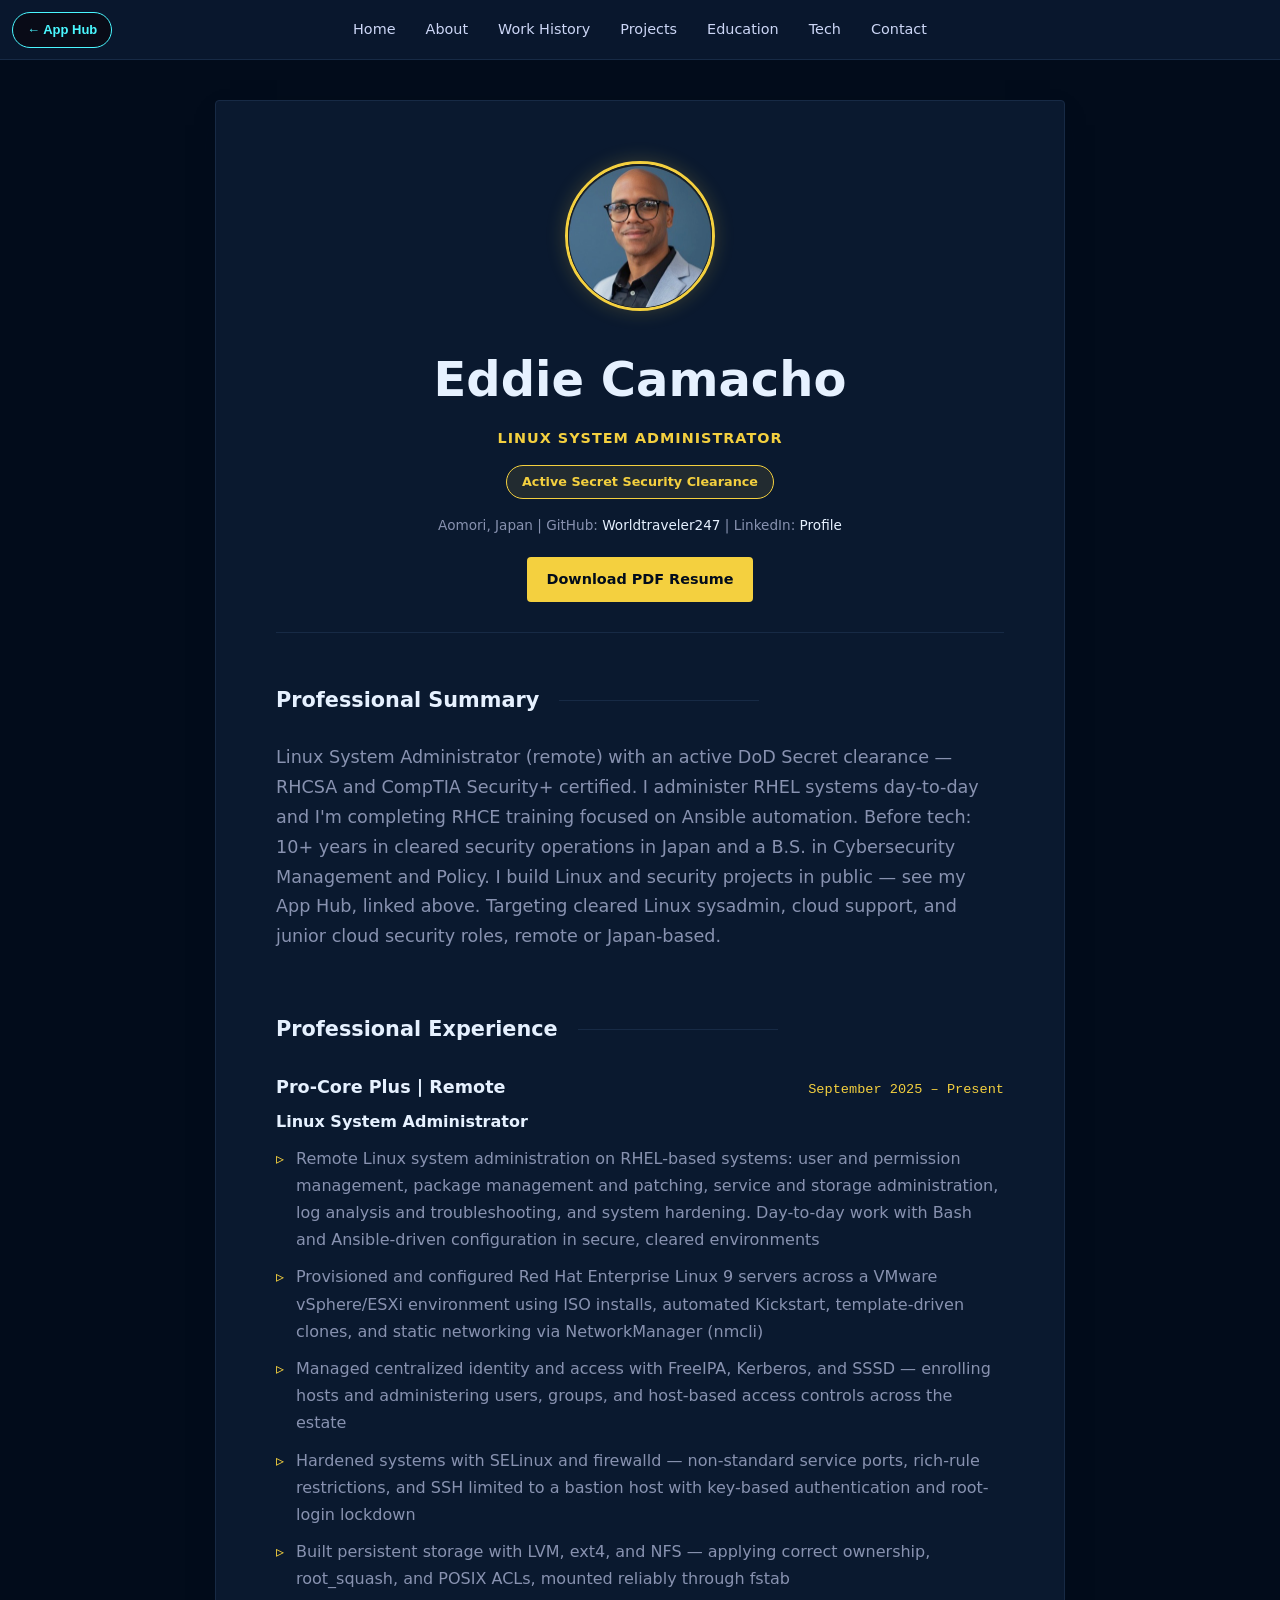
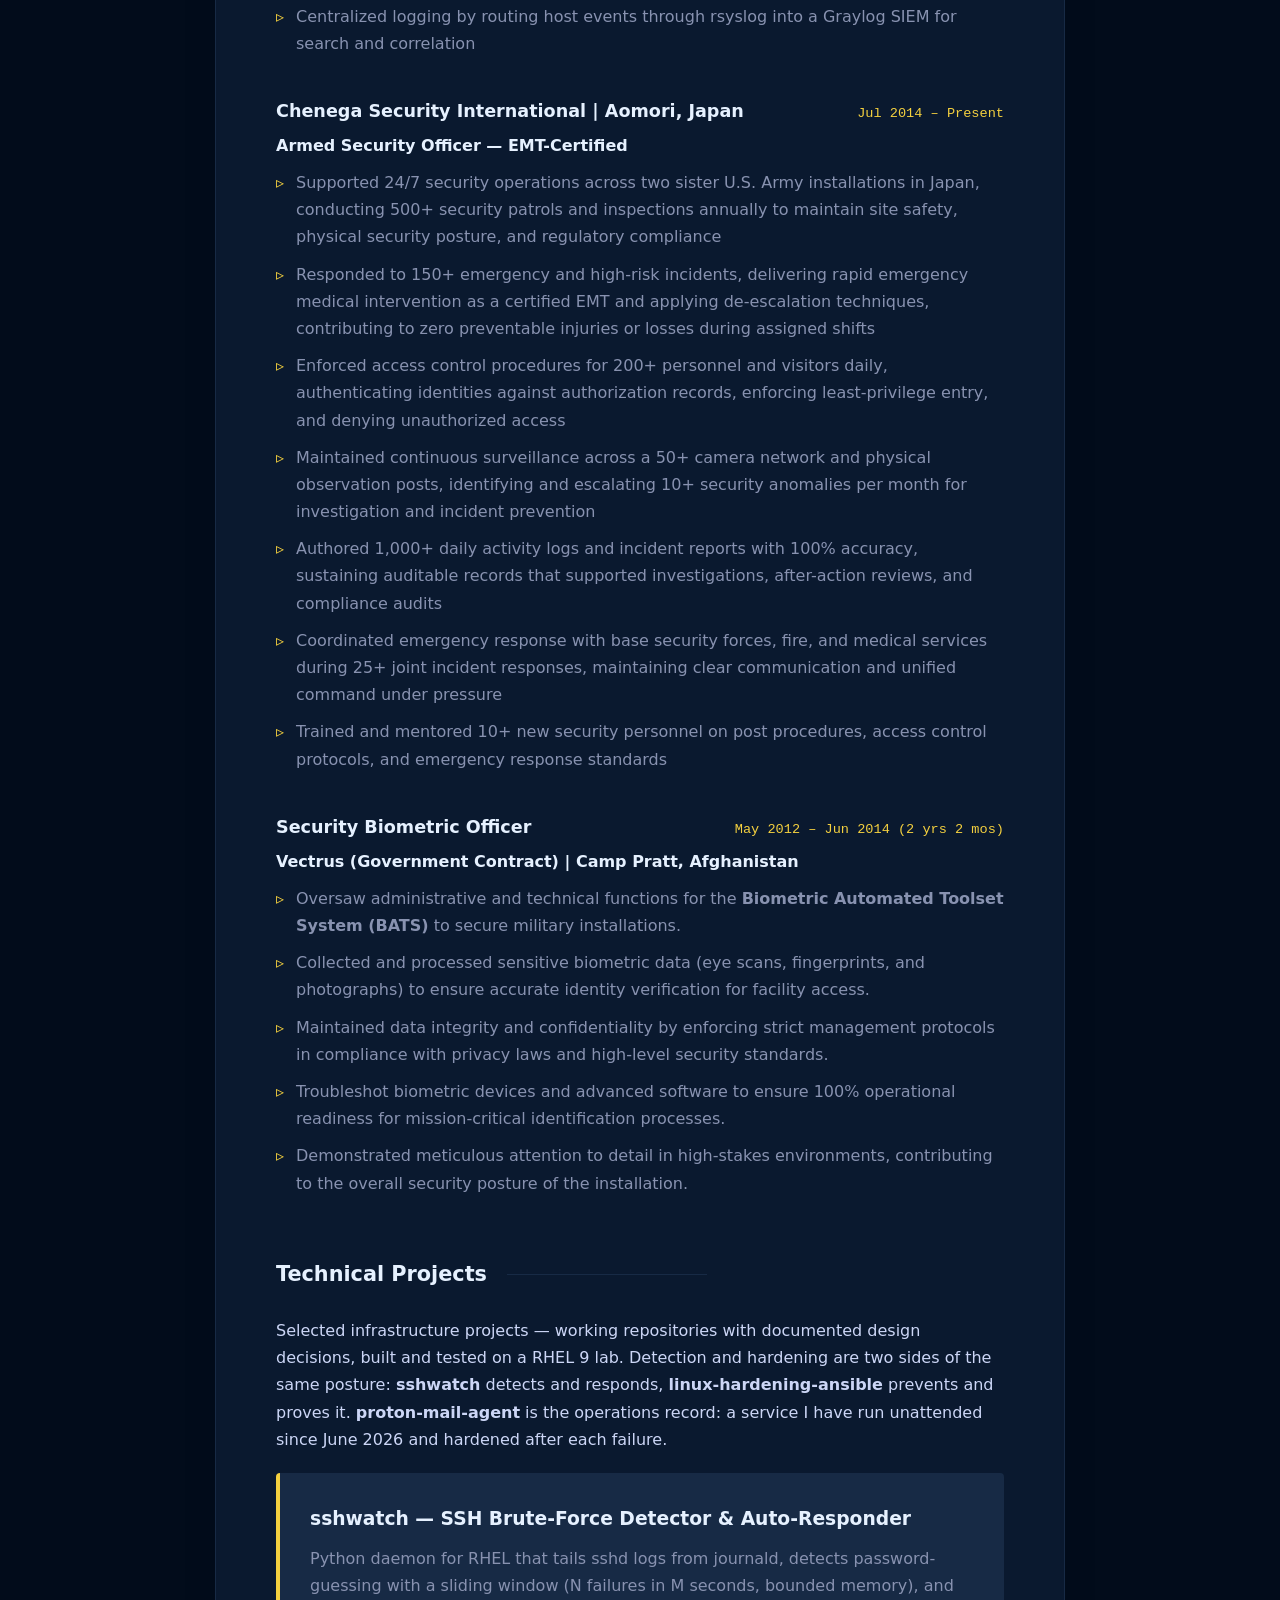
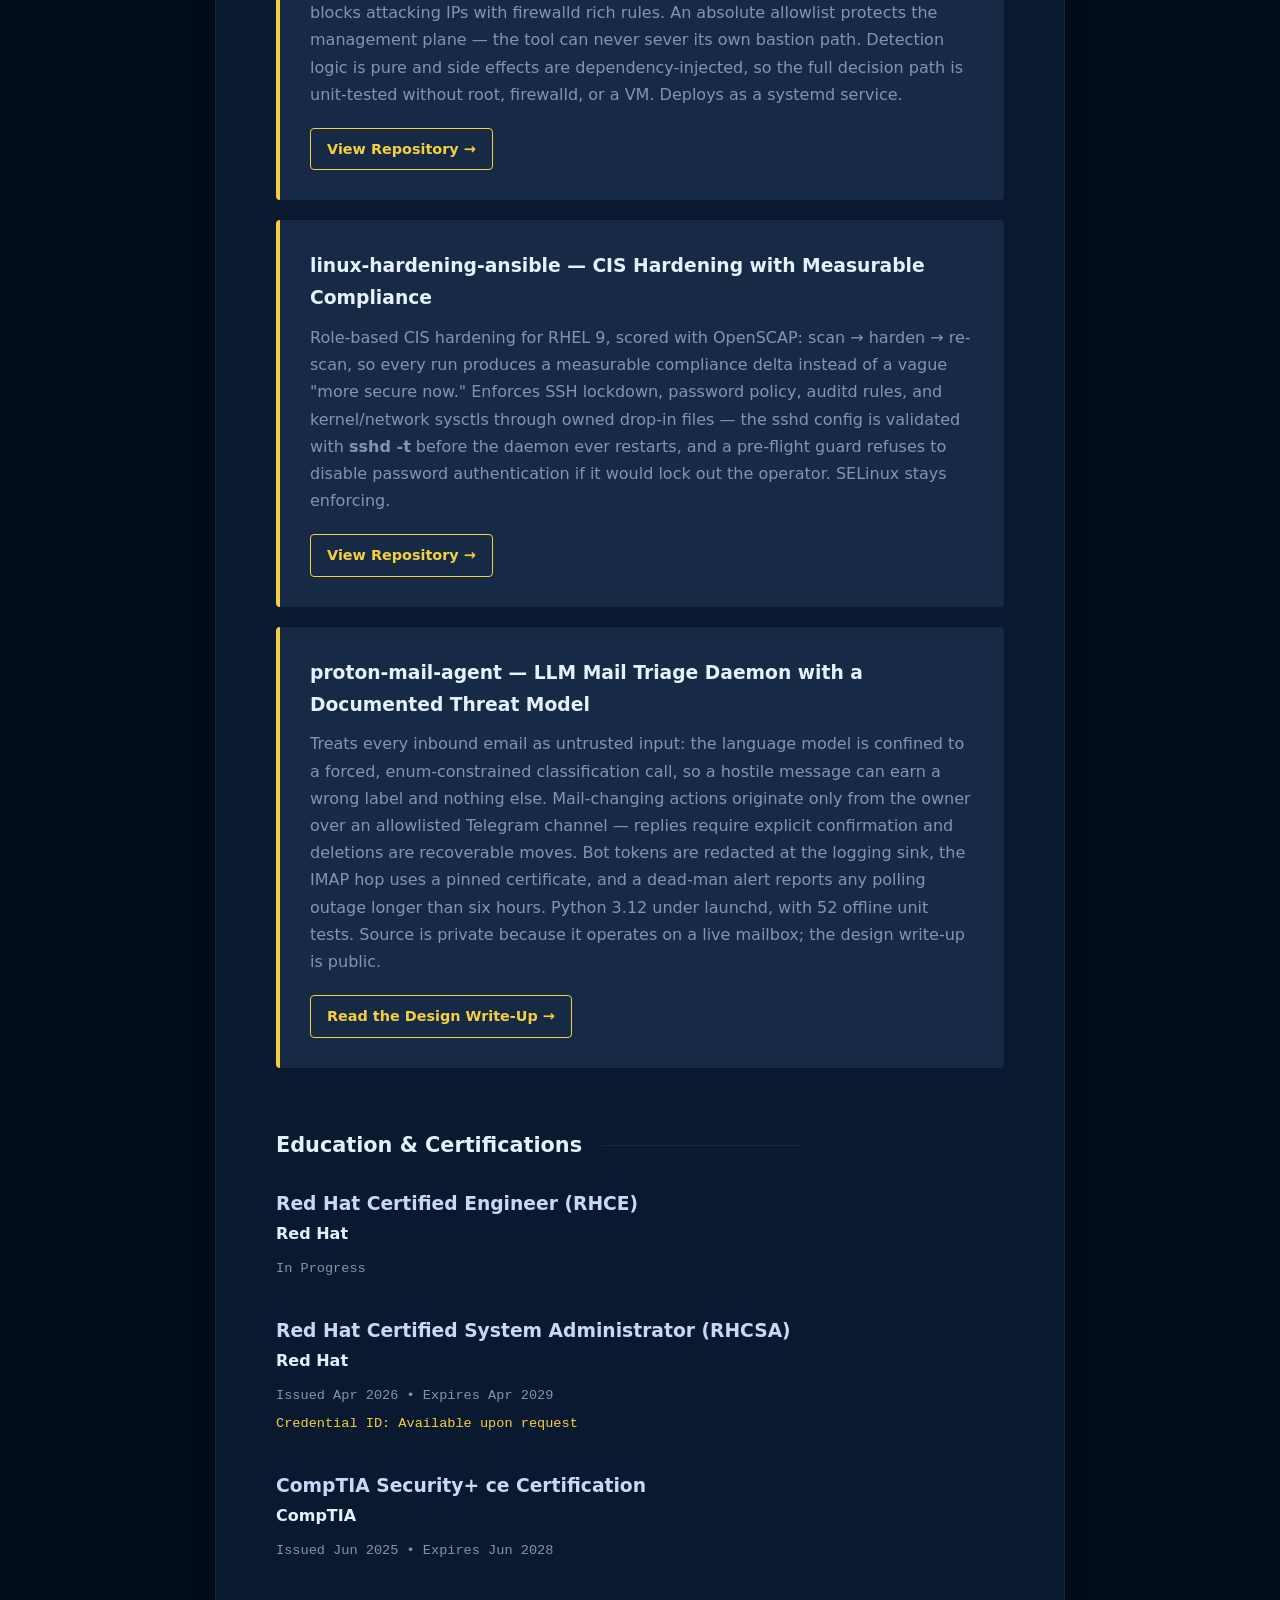
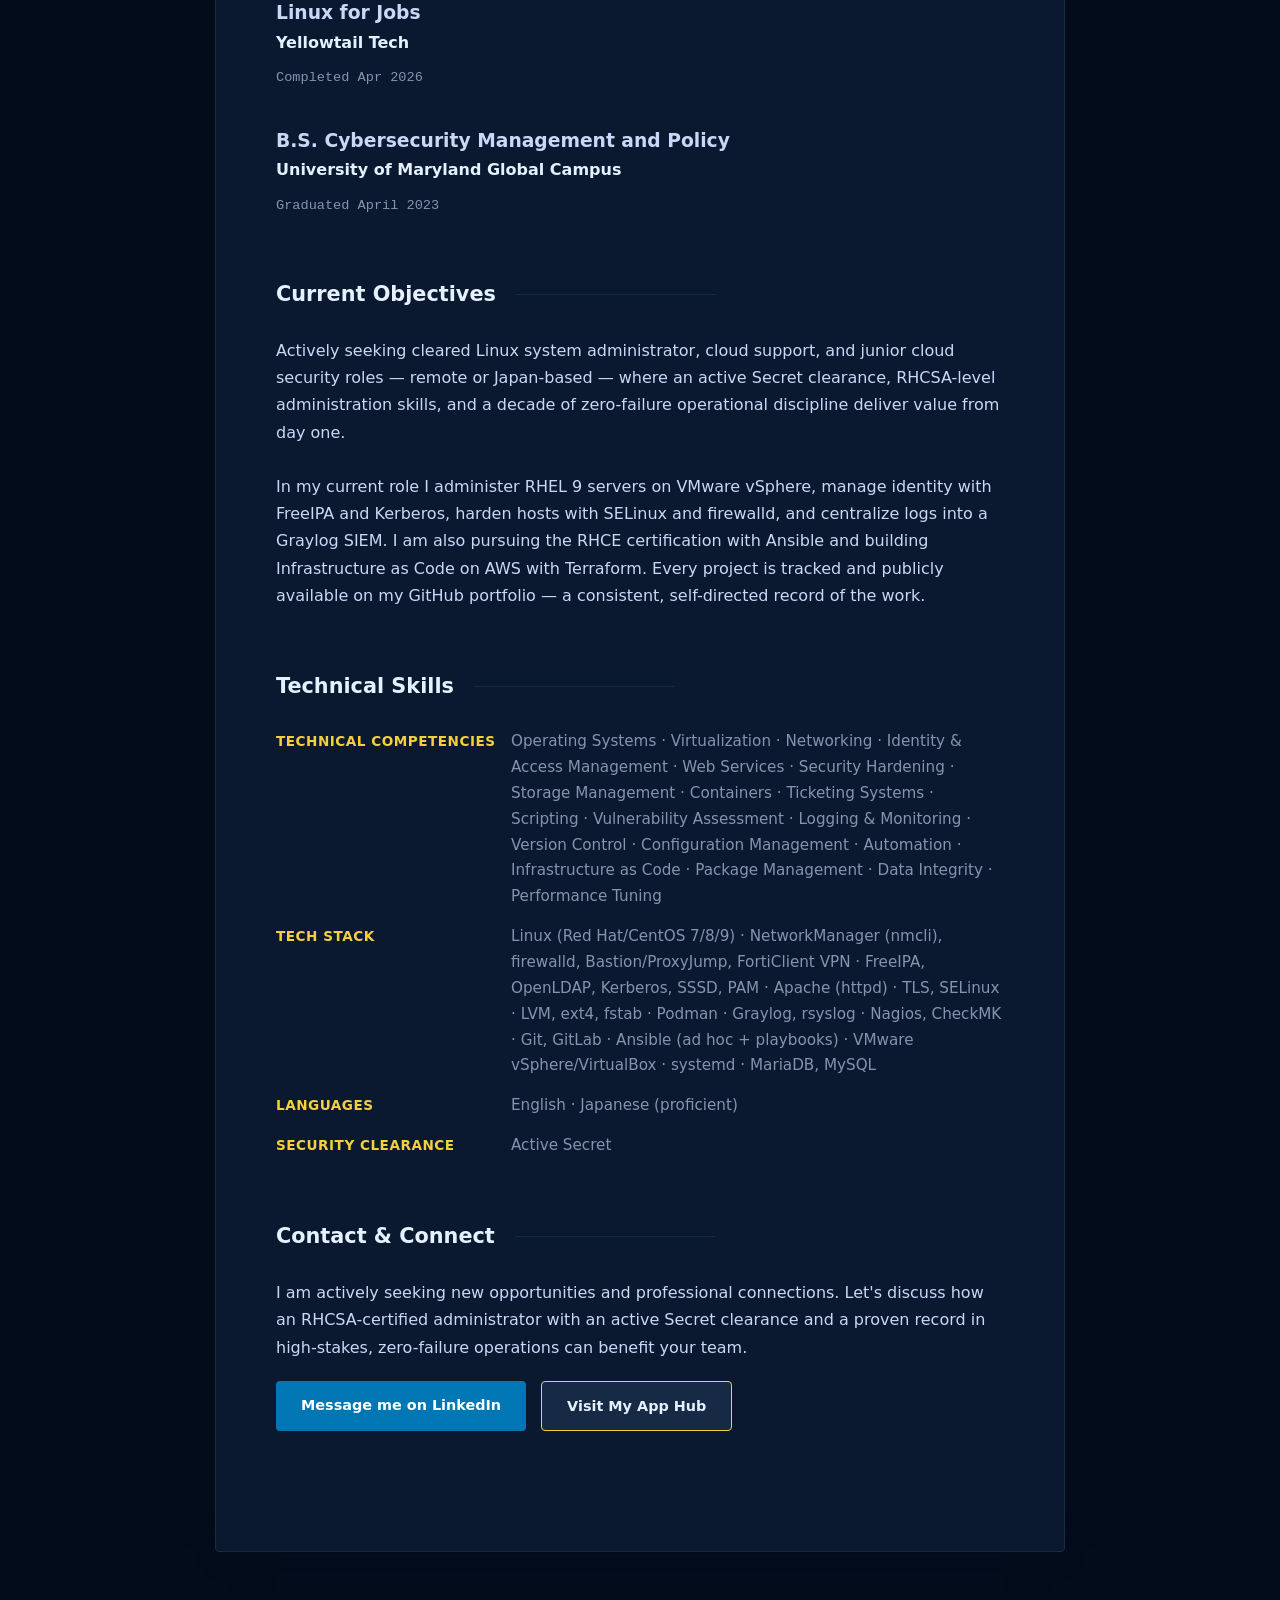
<file: index.html>
<!DOCTYPE html>
<html lang="en">
<head>
    <meta charset="UTF-8">
    <meta name="viewport" content="width=device-width, initial-scale=1.0">
    <title>Eddie Camacho | Linux System Administrator</title>
    <link rel="stylesheet" href="style.css">
</head>
<body>
<a href="https://worldtraveler247.github.io/code_projects" style="position:fixed;top:12px;left:12px;z-index:9999;background:rgba(10,10,20,0.85);backdrop-filter:blur(6px);color:#4af7ff;border:1px solid #4af7ff;border-radius:20px;padding:6px 14px;font-family:sans-serif;font-size:13px;text-decoration:none;font-weight:600;">← App Hub</a>
    <nav class="navbar">
        <div class="nav-container">
            <a href="#top" class="nav-link">Home</a>
            <a href="#summary" class="nav-link">About</a>
            <a href="#experience" class="nav-link">Work History</a>
            <a href="#projects" class="nav-link">Projects</a>
            <a href="#education" class="nav-link">Education</a>
            <a href="#tech" class="nav-link">Tech</a>
            <a href="#contact" class="nav-link">Contact</a>
        </div>
    </nav>
    <div class="container" id="top">
        <header>
            <div class="header-content">
                <div class="profile-pic-container">
                    <img src="profile.jpeg" alt="Eddie Camacho" class="profile-pic">
                </div>
                <h1>Eddie Camacho</h1>
                <p class="subtitle">Linux System Administrator</p>
                <div class="clearance-badge">Active Secret Security Clearance</div>
                <div class="contact-info">
                    <span>Aomori, Japan</span> |
                    <span>GitHub: <a href="https://github.com/Worldtraveler247" target="_blank">Worldtraveler247</a></span> |
                    <span>LinkedIn: <a href="https://www.linkedin.com/in/eddieheribertocamacho" target="_blank">Profile</a></span>
                </div>
                <div class="header-actions">
                    <a href="./resume.pdf" class="btn-primary" download>Download PDF Resume</a>
                </div>
            </div>
        </header>

        <main>
            <section id="summary">
                <h2>Professional Summary</h2>
                <p id="about-text">
                    Linux System Administrator (remote) with an active DoD Secret clearance — RHCSA and CompTIA Security+ certified. I administer RHEL systems day-to-day and I'm completing RHCE training focused on Ansible automation. Before tech: 10+ years in cleared security operations in Japan and a B.S. in Cybersecurity Management and Policy. I build Linux and security projects in public — see my App Hub, linked above. Targeting cleared Linux sysadmin, cloud support, and junior cloud security roles, remote or Japan-based.
                </p>
            </section>

            <section id="experience">
                <h2>Professional Experience</h2>
                <div class="job">
                    <div class="job-header">
                        <h3>Pro-Core Plus | Remote</h3>
                        <span class="date">September 2025 &ndash; Present</span>
                    </div>
                    <p class="institution">Linux System Administrator</p>
                    <ul>
                        <li>Remote Linux system administration on RHEL-based systems: user and permission management, package management and patching, service and storage administration, log analysis and troubleshooting, and system hardening. Day-to-day work with Bash and Ansible-driven configuration in secure, cleared environments</li>
                        <li>Provisioned and configured Red Hat Enterprise Linux 9 servers across a VMware vSphere/ESXi environment using ISO installs, automated Kickstart, template-driven clones, and static networking via NetworkManager (nmcli)</li>
                        <li>Managed centralized identity and access with FreeIPA, Kerberos, and SSSD &mdash; enrolling hosts and administering users, groups, and host-based access controls across the estate</li>
                        <li>Hardened systems with SELinux and firewalld &mdash; non-standard service ports, rich-rule restrictions, and SSH limited to a bastion host with key-based authentication and root-login lockdown</li>
                        <li>Built persistent storage with LVM, ext4, and NFS &mdash; applying correct ownership, root_squash, and POSIX ACLs, mounted reliably through fstab</li>
                        <li>Centralized logging by routing host events through rsyslog into a Graylog SIEM for search and correlation</li>
                    </ul>
                </div>
                <div class="job">
                    <div class="job-header">
                        <h3>Chenega Security International | Aomori, Japan</h3>
                        <span class="date">Jul 2014 &ndash; Present</span>
                    </div>
                    <p class="institution">Armed Security Officer &mdash; EMT-Certified</p>
                    <ul>
                        <li>Supported 24/7 security operations across two sister U.S. Army installations in Japan, conducting 500+ security patrols and inspections annually to maintain site safety, physical security posture, and regulatory compliance</li>
                        <li>Responded to 150+ emergency and high-risk incidents, delivering rapid emergency medical intervention as a certified EMT and applying de-escalation techniques, contributing to zero preventable injuries or losses during assigned shifts</li>
                        <li>Enforced access control procedures for 200+ personnel and visitors daily, authenticating identities against authorization records, enforcing least-privilege entry, and denying unauthorized access</li>
                        <li>Maintained continuous surveillance across a 50+ camera network and physical observation posts, identifying and escalating 10+ security anomalies per month for investigation and incident prevention</li>
                        <li>Authored 1,000+ daily activity logs and incident reports with 100% accuracy, sustaining auditable records that supported investigations, after-action reviews, and compliance audits</li>
                        <li>Coordinated emergency response with base security forces, fire, and medical services during 25+ joint incident responses, maintaining clear communication and unified command under pressure</li>
                        <li>Trained and mentored 10+ new security personnel on post procedures, access control protocols, and emergency response standards</li>
                    </ul>
                </div>
                <!-- Security Biometric Officer Role -->
                <div class="job">
                    <div class="job-header">
                        <h3>Security Biometric Officer</h3>
                        <span class="date">May 2012 &ndash; Jun 2014 (2 yrs 2 mos)</span>
                    </div>
                    <p class="institution">Vectrus (Government Contract) | Camp Pratt, Afghanistan</p>
                    <ul>
                        <li>Oversaw administrative and technical functions for the <strong>Biometric Automated Toolset System (BATS)</strong> to secure military installations.</li>
                        <li>Collected and processed sensitive biometric data (eye scans, fingerprints, and photographs) to ensure accurate identity verification for facility access.</li>
                        <li>Maintained data integrity and confidentiality by enforcing strict management protocols in compliance with privacy laws and high-level security standards.</li>
                        <li>Troubleshot biometric devices and advanced software to ensure 100% operational readiness for mission-critical identification processes.</li>
                        <li>Demonstrated meticulous attention to detail in high-stakes environments, contributing to the overall security posture of the installation.</li>
                    </ul>
                </div>
            </section>

            <section id="projects">
                <h2>Technical Projects</h2>
                <p>Selected infrastructure projects &mdash; working repositories with documented design decisions, built and tested on a RHEL 9 lab. Detection and hardening are two sides of the same posture: <strong>sshwatch</strong> detects and responds, <strong>linux-hardening-ansible</strong> prevents and proves it. <strong>proton-mail-agent</strong> is the operations record: a service I have run unattended since June 2026 and hardened after each failure.</p>

                <div class="project-highlights">
                    <div class="project-box">
                        <h3>sshwatch &mdash; SSH Brute-Force Detector &amp; Auto-Responder</h3>
                        <p>Python daemon for RHEL that tails sshd logs from journald, detects password-guessing with a sliding window (N failures in M seconds, bounded memory), and blocks attacking IPs with firewalld rich rules. An absolute allowlist protects the management plane &mdash; the tool can never sever its own bastion path. Detection logic is pure and side effects are dependency-injected, so the full decision path is unit-tested without root, firewalld, or a VM. Deploys as a systemd service.</p>
                        <a href="https://github.com/Worldtraveler247/sshwatch" class="btn-secondary" target="_blank">View Repository &rarr;</a>
                    </div>

                    <div class="project-box">
                        <h3>linux-hardening-ansible &mdash; CIS Hardening with Measurable Compliance</h3>
                        <p>Role-based CIS hardening for RHEL 9, scored with OpenSCAP: scan &rarr; harden &rarr; re-scan, so every run produces a measurable compliance delta instead of a vague "more secure now." Enforces SSH lockdown, password policy, auditd rules, and kernel/network sysctls through owned drop-in files &mdash; the sshd config is validated with <strong>sshd -t</strong> before the daemon ever restarts, and a pre-flight guard refuses to disable password authentication if it would lock out the operator. SELinux stays enforcing.</p>
                        <a href="https://github.com/Worldtraveler247/linux-hardening-ansible" class="btn-secondary" target="_blank">View Repository &rarr;</a>
                    </div>

                    <div class="project-box">
                        <h3>proton-mail-agent &mdash; LLM Mail Triage Daemon with a Documented Threat Model</h3>
                        <p>Treats every inbound email as untrusted input: the language model is confined to a forced, enum-constrained classification call, so a hostile message can earn a wrong label and nothing else. Mail-changing actions originate only from the owner over an allowlisted Telegram channel &mdash; replies require explicit confirmation and deletions are recoverable moves. Bot tokens are redacted at the logging sink, the IMAP hop uses a pinned certificate, and a dead-man alert reports any polling outage longer than six hours. Python 3.12 under launchd, with 52 offline unit tests. Source is private because it operates on a live mailbox; the design write-up is public.</p>
                        <a href="https://worldtraveler247.github.io/code_projects/proton-mail-agent/how-it-works.html" class="btn-secondary" target="_blank">Read the Design Write-Up &rarr;</a>
                    </div>
                </div>
            </section>

            <section id="education">
                <h2>Education & Certifications</h2>
                <div class="cert-item">
                    <h3>Red Hat Certified Engineer (RHCE)</h3>
                    <p class="institution">Red Hat</p>
                    <p class="date">In Progress</p>
                </div>

                <div class="cert-item">
                    <h3>Red Hat Certified System Administrator (RHCSA)</h3>
                    <p class="institution">Red Hat</p>
                    <p class="date">Issued Apr 2026 &bull; Expires Apr 2029</p>
                    <p class="credential">Credential ID: Available upon request</p>
                </div>

                <div class="cert-item">
                    <h3>CompTIA Security+ ce Certification</h3>
                    <p class="institution">CompTIA</p>
                    <p class="date">Issued Jun 2025 &bull; Expires Jun 2028</p>
                </div>

                <div class="cert-item">
                    <h3>Linux for Jobs</h3>
                    <p class="institution">Yellowtail Tech</p>
                    <p class="date">Completed Apr 2026</p>
                </div>

                <div class="edu-item">
                    <h3>B.S. Cybersecurity Management and Policy</h3>
                    <p class="institution">University of Maryland Global Campus</p>
                    <p class="date">Graduated April 2023</p>
                </div>
            </section>

            <section id="goals">
                <h2>Current Objectives</h2>
                <p>
                    Actively seeking cleared Linux system administrator, cloud support, and junior cloud security roles — remote or Japan-based — where an active Secret clearance, RHCSA-level administration skills, and a decade of zero-failure operational discipline deliver value from day one.
                    <br><br>
                    In my current role I administer RHEL 9 servers on VMware vSphere, manage identity with FreeIPA and Kerberos, harden hosts with SELinux and firewalld, and centralize logs into a Graylog SIEM. I am also pursuing the RHCE certification with Ansible and building Infrastructure as Code on AWS with Terraform. Every project is tracked and publicly available on my GitHub portfolio &mdash; a consistent, self-directed record of the work.
                </p>
            </section>

            <section id="tech">
                <h2>Technical Skills</h2>
                <div class="tech-grid">
                    <div class="tech-row">
                        <span class="tech-label">Technical Competencies</span>
                        <span class="tech-value">Operating Systems &middot; Virtualization &middot; Networking &middot; Identity &amp; Access Management &middot; Web Services &middot; Security Hardening &middot; Storage Management &middot; Containers &middot; Ticketing Systems &middot; Scripting &middot; Vulnerability Assessment &middot; Logging &amp; Monitoring &middot; Version Control &middot; Configuration Management &middot; Automation &middot; Infrastructure as Code &middot; Package Management &middot; Data Integrity &middot; Performance Tuning</span>
                    </div>
                    <div class="tech-row">
                        <span class="tech-label">Tech Stack</span>
                        <span class="tech-value">Linux (Red Hat/CentOS 7/8/9) &middot; NetworkManager (nmcli), firewalld, Bastion/ProxyJump, FortiClient VPN &middot; FreeIPA, OpenLDAP, Kerberos, SSSD, PAM &middot; Apache (httpd) &middot; TLS, SELinux &middot; LVM, ext4, fstab &middot; Podman &middot; Graylog, rsyslog &middot; Nagios, CheckMK &middot; Git, GitLab &middot; Ansible (ad hoc + playbooks) &middot; VMware vSphere/VirtualBox &middot; systemd &middot; MariaDB, MySQL</span>
                    </div>
                    <div class="tech-row">
                        <span class="tech-label">Languages</span>
                        <span class="tech-value">English &middot; Japanese (proficient)</span>
                    </div>
                    <div class="tech-row">
                        <span class="tech-label">Security Clearance</span>
                        <span class="tech-value">Active Secret</span>
                    </div>
                </div>
            </section>

            <section id="contact">
                <h2>Contact & Connect</h2>
                <p>I am actively seeking new opportunities and professional connections. Let's discuss how an RHCSA-certified administrator with an active Secret clearance and a proven record in high-stakes, zero-failure operations can benefit your team.</p>
                <div class="contact-links">
                    <a href="https://www.linkedin.com/in/eddieheribertocamacho" class="contact-btn linkedin" target="_blank">Message me on LinkedIn</a>
                    <a href="https://worldtraveler247.github.io/code_projects/" class="contact-btn email" target="_blank">Visit My App Hub</a>
                </div>
            </section>
        </main>

    </div>
</body>
</html>
</file>
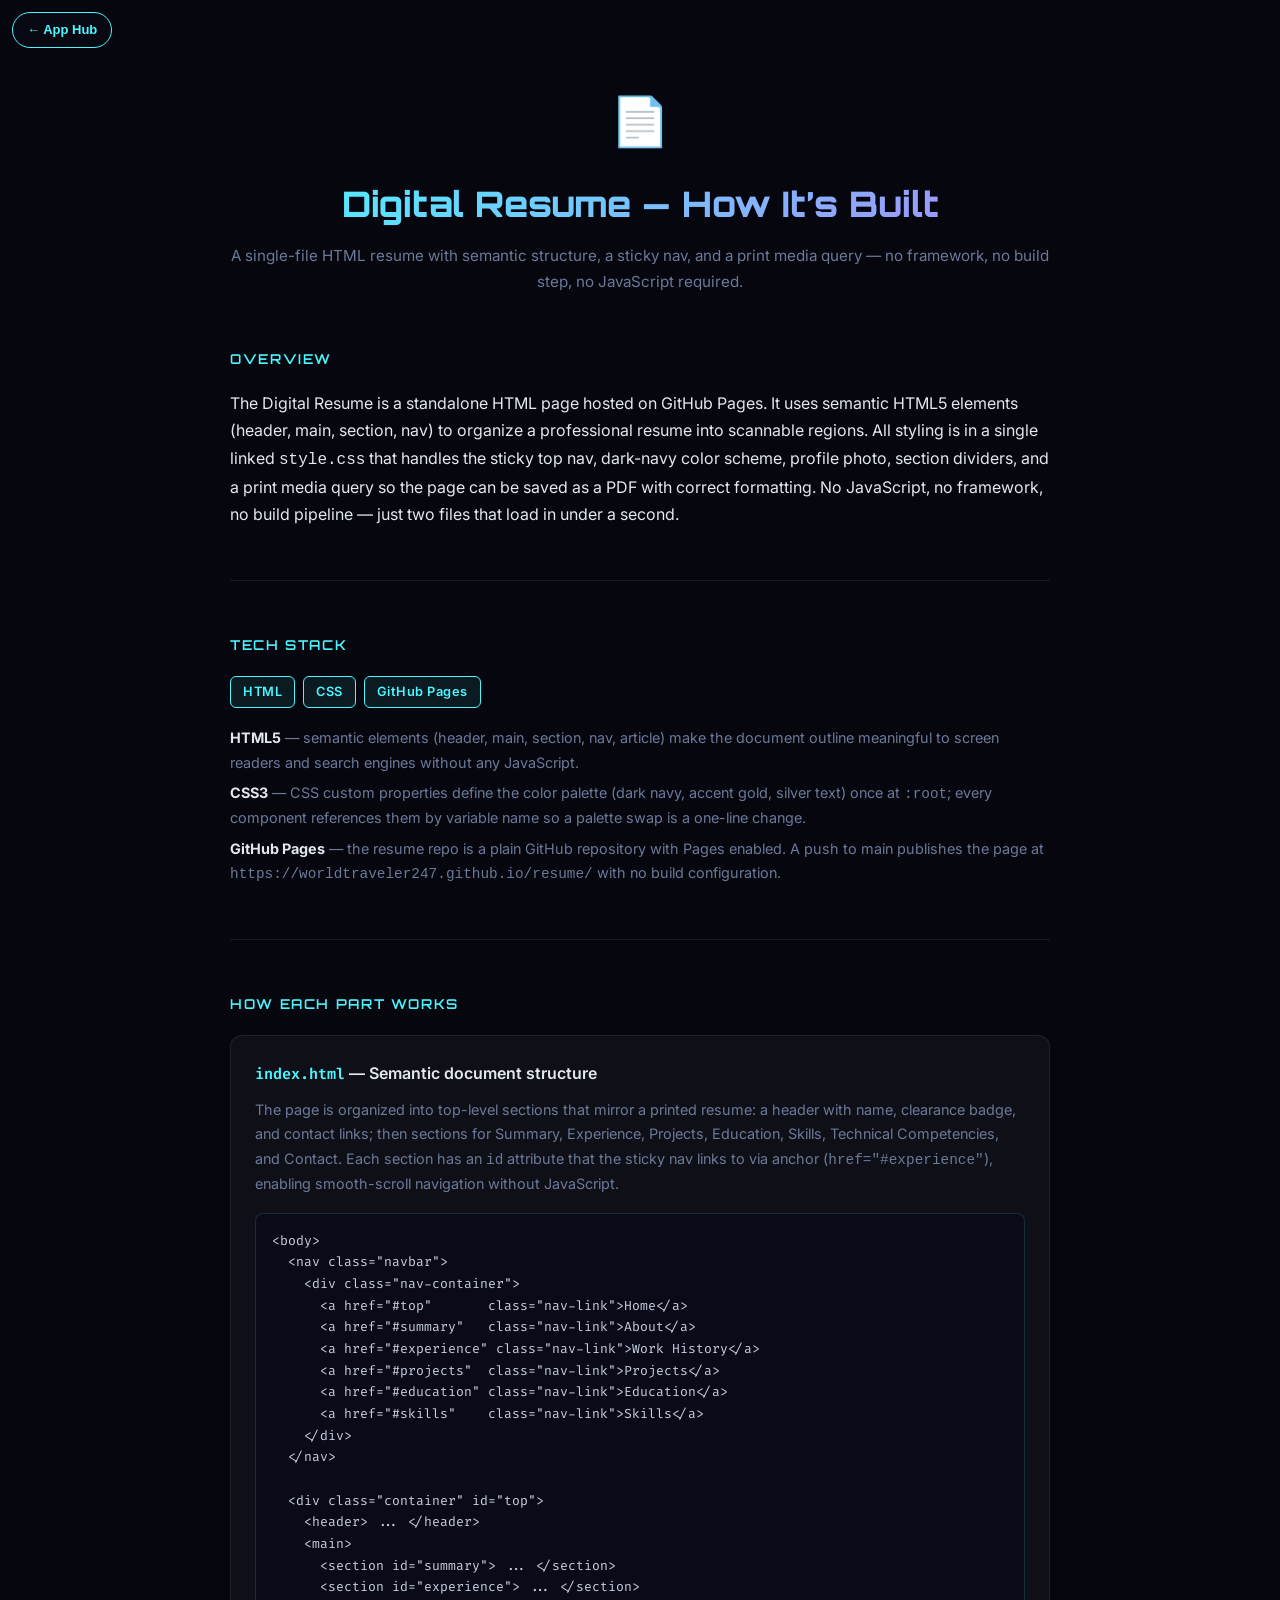
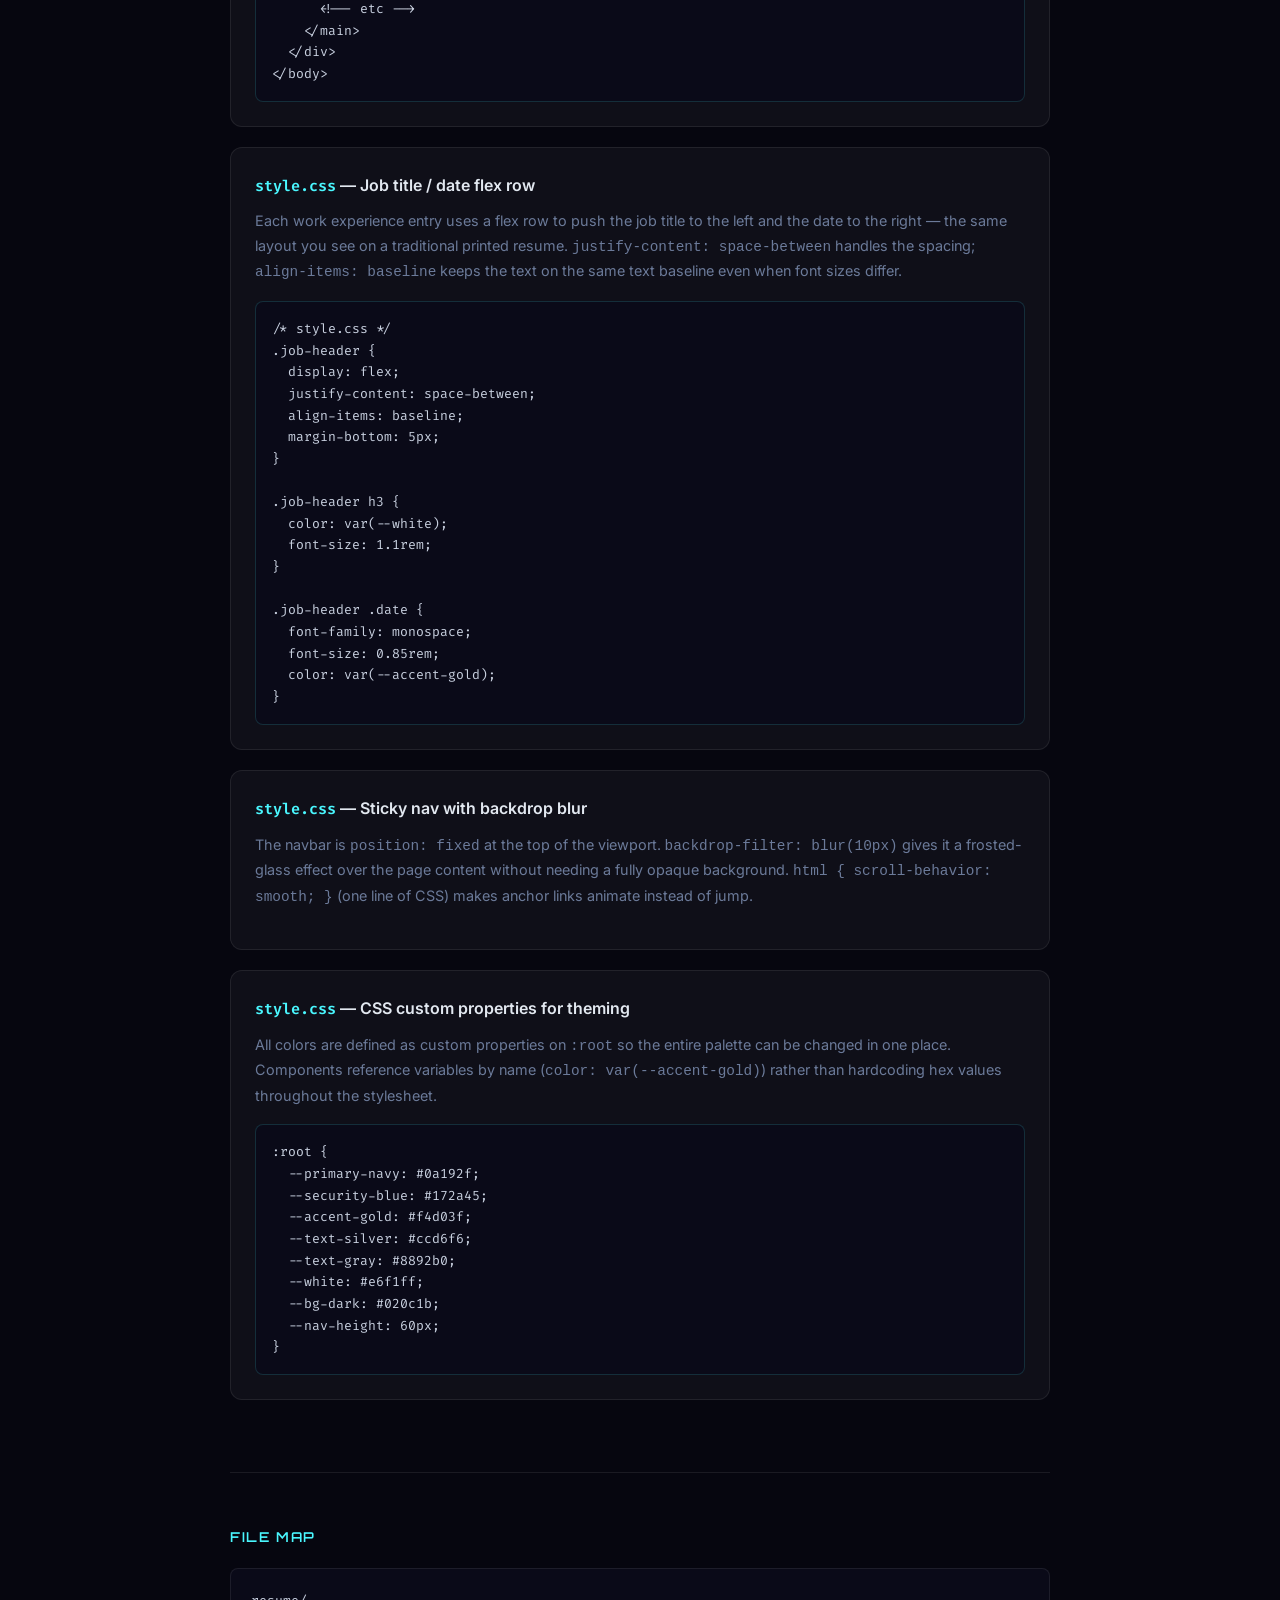
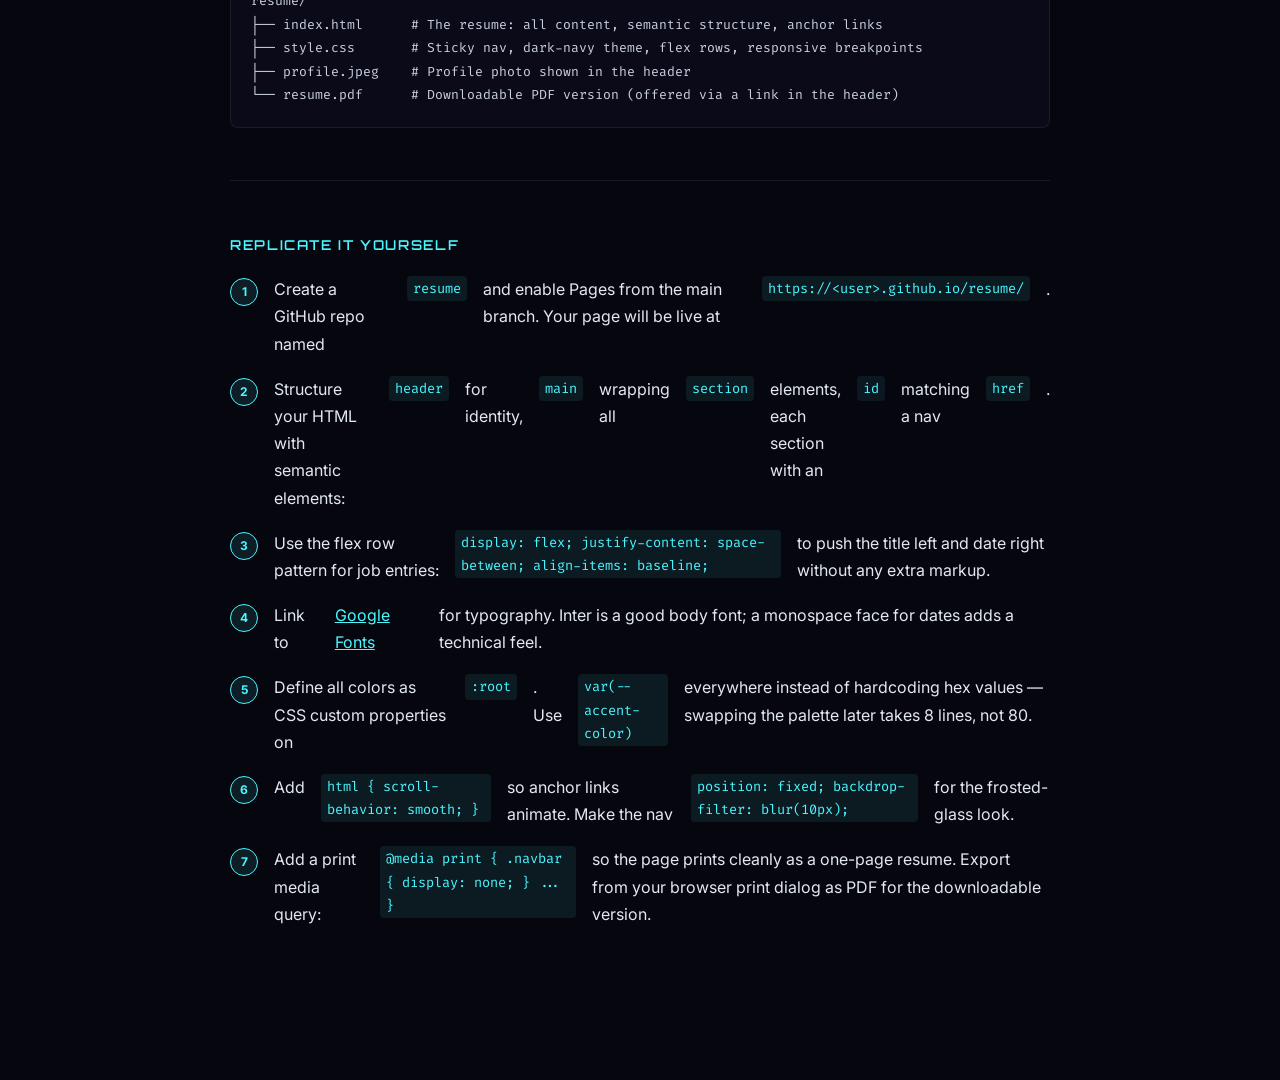
<file: how-it-works.html>
<!DOCTYPE html>
<html lang="en">
<head>
  <meta charset="UTF-8">
  <meta name="viewport" content="width=device-width, initial-scale=1.0">
  <title>Digital Resume &#x2014; How It&#x2019;s Built</title>
  <link rel="preconnect" href="https://fonts.googleapis.com">
  <link rel="preconnect" href="https://fonts.gstatic.com" crossorigin>
  <link href="https://fonts.googleapis.com/css2?family=Orbitron:wght@600;800&family=Inter:wght@400;500;600&family=Fira+Code:wght@400;500&display=swap" rel="stylesheet">
  <style>
/* how-it-works.css — inlined because this is a separate repo */
:root {
  --bg: #06060f;
  --cyan: #4af7ff;
  --text: #e2e8f0;
  --muted: #6b7a99;
  --surface: rgba(255,255,255,0.04);
  --border: rgba(255,255,255,0.08);
}

*, *::before, *::after { box-sizing: border-box; margin: 0; padding: 0; }

body {
  background: var(--bg);
  color: var(--text);
  font-family: 'Inter', sans-serif;
  font-size: 16px;
  line-height: 1.7;
  padding: 80px 20px 60px;
}

.hiw-page { max-width: 820px; margin: 0 auto; }

.hiw-header { text-align: center; margin-bottom: 52px; }
.hiw-icon { font-size: 3rem; margin-bottom: 12px; }
.hiw-header h1 {
  font-family: 'Orbitron', sans-serif;
  font-size: clamp(1.5rem, 4vw, 2.2rem);
  font-weight: 800;
  background: linear-gradient(135deg, var(--cyan), #a78bfa);
  -webkit-background-clip: text;
  -webkit-text-fill-color: transparent;
  background-clip: text;
  margin-bottom: 10px;
}
.hiw-tagline { color: var(--muted); font-size: .95rem; }

.hiw-section {
  margin-bottom: 52px;
  padding-bottom: 52px;
  border-bottom: 1px solid var(--border);
}
.hiw-section:last-child { border-bottom: none; }
.hiw-section h2 {
  font-family: 'Orbitron', sans-serif;
  font-size: .85rem;
  font-weight: 600;
  letter-spacing: .12em;
  text-transform: uppercase;
  color: var(--cyan);
  margin-bottom: 20px;
}

.hiw-badges { display: flex; flex-wrap: wrap; gap: 8px; margin-bottom: 18px; }
.hiw-badge {
  background: rgba(74,247,255,0.08);
  border: 1px solid var(--cyan);
  color: var(--cyan);
  border-radius: 6px;
  padding: 4px 12px;
  font-size: .8rem;
  font-weight: 600;
  letter-spacing: .04em;
}

.hiw-caption-list { list-style: none; display: flex; flex-direction: column; gap: 6px; }
.hiw-caption-list li { color: var(--muted); font-size: .9rem; }
.hiw-caption-list li strong { color: var(--text); }

.hiw-file-block {
  background: var(--surface);
  border: 1px solid var(--border);
  border-radius: 12px;
  padding: 24px;
  margin-bottom: 20px;
}
.hiw-file-block h3 { font-size: 1rem; font-weight: 600; margin-bottom: 10px; color: var(--text); }
.hiw-file-block h3 code {
  font-family: 'Fira Code', monospace;
  color: var(--cyan);
  font-size: .95rem;
}
.hiw-file-block p { color: var(--muted); font-size: .9rem; margin-bottom: 16px; }

.hiw-code {
  background: #0a0a18;
  border: 1px solid rgba(74,247,255,0.15);
  border-radius: 8px;
  padding: 16px;
  overflow-x: auto;
  font-family: 'Fira Code', monospace;
  font-size: .82rem;
  line-height: 1.65;
  color: #c9d1e0;
  white-space: pre;
}

.hiw-file-map {
  background: #0a0a18;
  border: 1px solid var(--border);
  border-radius: 8px;
  padding: 20px;
  font-family: 'Fira Code', monospace;
  font-size: .82rem;
  line-height: 1.8;
  color: #c9d1e0;
  overflow-x: auto;
  white-space: pre;
}

.hiw-steps {
  padding-left: 0;
  list-style: none;
  counter-reset: steps;
  display: flex;
  flex-direction: column;
  gap: 18px;
}
.hiw-steps li {
  counter-increment: steps;
  display: flex;
  gap: 16px;
  align-items: flex-start;
}
.hiw-steps li::before {
  content: counter(steps);
  min-width: 28px;
  height: 28px;
  background: rgba(74,247,255,0.1);
  border: 1px solid var(--cyan);
  border-radius: 50%;
  display: flex;
  align-items: center;
  justify-content: center;
  font-size: .75rem;
  font-weight: 700;
  color: var(--cyan);
  flex-shrink: 0;
  margin-top: 2px;
}
.hiw-steps li a { color: var(--cyan); }
.hiw-steps li code {
  font-family: 'Fira Code', monospace;
  background: rgba(74,247,255,0.08);
  border-radius: 4px;
  padding: 1px 6px;
  font-size: .85em;
  color: var(--cyan);
}

@media (max-width: 600px) {
  body { padding: 70px 16px 40px; }
  .hiw-file-block { padding: 16px; }
}
  </style>
</head>
<body>
  <a href="https://worldtraveler247.github.io/code_projects" style="position:fixed;top:12px;left:12px;z-index:9999;background:rgba(10,10,20,0.85);backdrop-filter:blur(6px);color:#4af7ff;border:1px solid #4af7ff;border-radius:20px;padding:6px 14px;font-family:sans-serif;font-size:13px;text-decoration:none;font-weight:600;">&#8592; App Hub</a>
  <div class="hiw-page">

    <header class="hiw-header">
      <div class="hiw-icon">&#x1F4C4;</div>
      <h1>Digital Resume &#x2014; How It&#x2019;s Built</h1>
      <p class="hiw-tagline">A single-file HTML resume with semantic structure, a sticky nav, and a print media query &#x2014; no framework, no build step, no JavaScript required.</p>
    </header>

    <section class="hiw-section">
      <h2>Overview</h2>
      <p>The Digital Resume is a standalone HTML page hosted on GitHub Pages. It uses semantic HTML5 elements (header, main, section, nav) to organize a professional resume into scannable regions. All styling is in a single linked <code>style.css</code> that handles the sticky top nav, dark-navy color scheme, profile photo, section dividers, and a print media query so the page can be saved as a PDF with correct formatting. No JavaScript, no framework, no build pipeline &#x2014; just two files that load in under a second.</p>
    </section>

    <section class="hiw-section">
      <h2>Tech Stack</h2>
      <div class="hiw-badges">
        <span class="hiw-badge">HTML</span>
        <span class="hiw-badge">CSS</span>
        <span class="hiw-badge">GitHub Pages</span>
      </div>
      <ul class="hiw-caption-list">
        <li><strong>HTML5</strong> &#x2014; semantic elements (header, main, section, nav, article) make the document outline meaningful to screen readers and search engines without any JavaScript.</li>
        <li><strong>CSS3</strong> &#x2014; CSS custom properties define the color palette (dark navy, accent gold, silver text) once at <code>:root</code>; every component references them by variable name so a palette swap is a one-line change.</li>
        <li><strong>GitHub Pages</strong> &#x2014; the resume repo is a plain GitHub repository with Pages enabled. A push to main publishes the page at <code>https://worldtraveler247.github.io/resume/</code> with no build configuration.</li>
      </ul>
    </section>

    <section class="hiw-section">
      <h2>How Each Part Works</h2>

      <div class="hiw-file-block">
        <h3><code>index.html</code> &#x2014; Semantic document structure</h3>
        <p>The page is organized into top-level sections that mirror a printed resume: a header with name, clearance badge, and contact links; then sections for Summary, Experience, Projects, Education, Skills, Technical Competencies, and Contact. Each section has an <code>id</code> attribute that the sticky nav links to via anchor (<code>href="#experience"</code>), enabling smooth-scroll navigation without JavaScript.</p>
        <pre class="hiw-code">&lt;body&gt;
  &lt;nav class="navbar"&gt;
    &lt;div class="nav-container"&gt;
      &lt;a href="#top"       class="nav-link"&gt;Home&lt;/a&gt;
      &lt;a href="#summary"   class="nav-link"&gt;About&lt;/a&gt;
      &lt;a href="#experience" class="nav-link"&gt;Work History&lt;/a&gt;
      &lt;a href="#projects"  class="nav-link"&gt;Projects&lt;/a&gt;
      &lt;a href="#education" class="nav-link"&gt;Education&lt;/a&gt;
      &lt;a href="#skills"    class="nav-link"&gt;Skills&lt;/a&gt;
    &lt;/div&gt;
  &lt;/nav&gt;

  &lt;div class="container" id="top"&gt;
    &lt;header&gt; ... &lt;/header&gt;
    &lt;main&gt;
      &lt;section id="summary"&gt; ... &lt;/section&gt;
      &lt;section id="experience"&gt; ... &lt;/section&gt;
      &lt;!-- etc --&gt;
    &lt;/main&gt;
  &lt;/div&gt;
&lt;/body&gt;</pre>
      </div>

      <div class="hiw-file-block">
        <h3><code>style.css</code> &#x2014; Job title / date flex row</h3>
        <p>Each work experience entry uses a flex row to push the job title to the left and the date to the right &#x2014; the same layout you see on a traditional printed resume. <code>justify-content: space-between</code> handles the spacing; <code>align-items: baseline</code> keeps the text on the same text baseline even when font sizes differ.</p>
        <pre class="hiw-code">/* style.css */
.job-header {
  display: flex;
  justify-content: space-between;
  align-items: baseline;
  margin-bottom: 5px;
}

.job-header h3 {
  color: var(--white);
  font-size: 1.1rem;
}

.job-header .date {
  font-family: monospace;
  font-size: 0.85rem;
  color: var(--accent-gold);
}</pre>
      </div>

      <div class="hiw-file-block">
        <h3><code>style.css</code> &#x2014; Sticky nav with backdrop blur</h3>
        <p>The navbar is <code>position: fixed</code> at the top of the viewport. <code>backdrop-filter: blur(10px)</code> gives it a frosted-glass effect over the page content without needing a fully opaque background. <code>html { scroll-behavior: smooth; }</code> (one line of CSS) makes anchor links animate instead of jump.</p>
      </div>

      <div class="hiw-file-block">
        <h3><code>style.css</code> &#x2014; CSS custom properties for theming</h3>
        <p>All colors are defined as custom properties on <code>:root</code> so the entire palette can be changed in one place. Components reference variables by name (<code>color: var(--accent-gold)</code>) rather than hardcoding hex values throughout the stylesheet.</p>
        <pre class="hiw-code">:root {
  --primary-navy: #0a192f;
  --security-blue: #172a45;
  --accent-gold: #f4d03f;
  --text-silver: #ccd6f6;
  --text-gray: #8892b0;
  --white: #e6f1ff;
  --bg-dark: #020c1b;
  --nav-height: 60px;
}</pre>
      </div>
    </section>

    <section class="hiw-section">
      <h2>File Map</h2>
      <pre class="hiw-file-map">resume/
&#9500;&#9472;&#9472; index.html      # The resume: all content, semantic structure, anchor links
&#9500;&#9472;&#9472; style.css       # Sticky nav, dark-navy theme, flex rows, responsive breakpoints
&#9500;&#9472;&#9472; profile.jpeg    # Profile photo shown in the header
&#9492;&#9472;&#9472; resume.pdf      # Downloadable PDF version (offered via a link in the header)</pre>
    </section>

    <section class="hiw-section">
      <h2>Replicate It Yourself</h2>
      <ol class="hiw-steps">
        <li>Create a GitHub repo named <code>resume</code> and enable Pages from the main branch. Your page will be live at <code>https://&lt;user&gt;.github.io/resume/</code>.</li>
        <li>Structure your HTML with semantic elements: <code>header</code> for identity, <code>main</code> wrapping all <code>section</code> elements, each section with an <code>id</code> matching a nav <code>href</code>.</li>
        <li>Use the flex row pattern for job entries: <code>display: flex; justify-content: space-between; align-items: baseline;</code> to push the title left and date right without any extra markup.</li>
        <li>Link to <a href="https://fonts.google.com" target="_blank" rel="noopener">Google Fonts</a> for typography. Inter is a good body font; a monospace face for dates adds a technical feel.</li>
        <li>Define all colors as CSS custom properties on <code>:root</code>. Use <code>var(--accent-color)</code> everywhere instead of hardcoding hex values &#x2014; swapping the palette later takes 8 lines, not 80.</li>
        <li>Add <code>html { scroll-behavior: smooth; }</code> so anchor links animate. Make the nav <code>position: fixed; backdrop-filter: blur(10px);</code> for the frosted-glass look.</li>
        <li>Add a print media query: <code>@media print { .navbar { display: none; } ... }</code> so the page prints cleanly as a one-page resume. Export from your browser print dialog as PDF for the downloadable version.</li>
      </ol>
    </section>

  </div>
</body>
</html>
</file>
<file: style.css>
:root {
    --primary-navy: #0a192f;
    --security-blue: #172a45;
    --accent-gold: #f4d03f;
    --text-silver: #ccd6f6;
    --text-gray: #8892b0;
    --white: #e6f1ff;
    --bg-dark: #020c1b;
    --nav-height: 60px;
}

html {
    scroll-behavior: smooth;
}

* {
    margin: 0;
    padding: 0;
    box-sizing: border-box;
}

body {
    font-family: 'Inter', -apple-system, system-ui, sans-serif;
    line-height: 1.7;
    background-color: var(--bg-dark);
    color: var(--text-silver);
    padding-top: var(--nav-height); /* Space for sticky nav */
    padding-bottom: 60px;
}

.navbar {
    position: fixed;
    top: 0;
    left: 0;
    width: 100%;
    height: var(--nav-height);
    background: rgba(10, 25, 47, 0.95);
    backdrop-filter: blur(10px);
    border-bottom: 1px solid var(--security-blue);
    display: flex;
    justify-content: center;
    align-items: center;
    z-index: 1000;
}

.nav-container {
    display: flex;
    gap: 30px;
}

.nav-link {
    color: var(--text-silver);
    text-decoration: none;
    font-size: 0.9rem;
    font-weight: 500;
    transition: color 0.3s;
}

.nav-link:hover {
    color: var(--accent-gold);
}

.container {
    max-width: 850px;
    margin: 40px auto;
    background: var(--primary-navy);
    padding: 60px;
    border-radius: 4px;
    box-shadow: 0 10px 30px -15px rgba(2, 12, 27, 0.7);
    border: 1px solid var(--security-blue);
}

header {
    margin-bottom: 50px;
    border-bottom: 1px solid var(--security-blue);
    padding-bottom: 30px;
}

.header-content {
    text-align: center;
}

.profile-pic-container {
    margin-bottom: 20px;
}

.profile-pic {
    width: 150px;
    height: 150px;
    border-radius: 50%;
    object-fit: cover;
    border: 3px solid var(--accent-gold);
    box-shadow: 0 0 20px rgba(244, 208, 63, 0.2);
}

h1 {
    font-size: 3rem;
    color: var(--white);
    margin-bottom: 5px;
}

.subtitle {
    color: var(--accent-gold);
    font-weight: 600;
    text-transform: uppercase;
    letter-spacing: 1px;
    font-size: 0.9rem;
    margin-bottom: 15px;
}

.clearance-badge {
    display: inline-block;
    background: rgba(244, 208, 63, 0.1);
    color: var(--accent-gold);
    padding: 5px 15px;
    border: 1px solid var(--accent-gold);
    border-radius: 20px;
    font-size: 0.8rem;
    font-weight: bold;
    margin-bottom: 15px;
}

.contact-info {
    font-size: 0.85rem;
    color: var(--text-gray);
}

.contact-info a {
    color: var(--white);
    text-decoration: none;
    transition: color 0.3s;
}

.contact-info a:hover {
    color: var(--accent-gold);
}

h2 {
    color: var(--white);
    margin-bottom: 25px;
    font-size: 1.3rem;
    display: flex;
    align-items: center;
}

h2::after {
    content: "";
    display: block;
    width: 200px;
    height: 1px;
    background: var(--security-blue);
    margin-left: 20px;
}

section {
    margin-bottom: 60px;
}

#about-text {
    color: var(--text-gray);
    font-size: 1.1rem;
}

ul {
    list-style: none;
}

ul li {
    position: relative;
    padding-left: 20px;
    margin-bottom: 10px;
    color: var(--text-gray);
}

ul li::before {
    content: "▹";
    position: absolute;
    left: 0;
    color: var(--accent-gold);
}

.job {
    margin-bottom: 40px;
}

.job-header {
    display: flex;
    justify-content: space-between;
    align-items: baseline;
    margin-bottom: 5px;
}

.job-header h3 {
    color: var(--white);
    font-size: 1.1rem;
}

.job-header .date {
    font-family: monospace;
    font-size: 0.85rem;
    color: var(--accent-gold);
}

.institution {
    color: var(--white);
    font-weight: 600;
    margin-bottom: 10px;
}

.date {
    font-family: monospace;
    font-size: 0.85rem;
    color: var(--text-gray);
}

.project-box {
    background: var(--security-blue);
    padding: 30px;
    border-radius: 4px;
    border-left: 4px solid var(--accent-gold);
    margin-top: 20px;
}

.project-box h3 {
    color: var(--white);
    margin-bottom: 10px;
}

.project-box p {
    color: var(--text-gray);
    margin-bottom: 20px;
}

.btn-secondary {
    display: inline-block;
    border: 1px solid var(--accent-gold);
    color: var(--accent-gold);
    padding: 8px 16px;
    border-radius: 4px;
    text-decoration: none;
    font-size: 0.9rem;
    font-weight: 600;
    transition: background 0.3s, color 0.3s;
}

.btn-secondary:hover {
    background: var(--accent-gold);
    color: var(--bg-dark);
}

.project-grid-mini {
    display: grid;
    grid-template-columns: repeat(auto-fit, minmax(200px, 1fr));
    gap: 20px;
    margin-top: 20px;
}

.project-mini-card {
    background: rgba(23, 42, 69, 0.5);
    padding: 20px;
    border-radius: 4px;
    border: 1px solid var(--security-blue);
    transition: border-color 0.3s;
}

.project-mini-card:hover {
    border-color: var(--accent-gold);
}

.project-mini-card h3 {
    font-size: 1rem;
    color: var(--white);
    margin-bottom: 8px;
}

.project-mini-card p {
    font-size: 0.85rem;
    color: var(--text-gray);
    margin-bottom: 15px;
}

.text-link {
    color: var(--accent-gold);
    text-decoration: none;
    font-size: 0.8rem;
    font-weight: bold;
}

.edu-item, .cert-item {
    margin-bottom: 35px;
}

.credential {
    font-size: 0.85rem;
    color: var(--accent-gold);
    font-family: monospace;
    margin-top: 5px;
}

/* Technical Skills section — two-column key/value rows */
.tech-grid {
    display: flex;
    flex-direction: column;
    gap: 14px;
}

.tech-row {
    display: grid;
    grid-template-columns: 220px 1fr;
    gap: 15px;
    align-items: baseline;
}

.tech-label {
    color: var(--accent-gold);
    font-size: 0.85rem;
    font-weight: 700;
    text-transform: uppercase;
    letter-spacing: 0.5px;
    flex-shrink: 0;
}

.tech-value {
    color: var(--text-gray);
    font-size: 0.95rem;
}

@media (max-width: 600px) {
    .tech-row {
        grid-template-columns: 1fr;
        gap: 4px;
    }
}

.header-actions {
    margin-top: 20px;
}

.btn-primary {
    display: inline-block;
    background: var(--accent-gold);
    color: var(--bg-dark);
    padding: 10px 20px;
    border-radius: 4px;
    text-decoration: none;
    font-weight: bold;
    font-size: 0.9rem;
    transition: transform 0.2s, background 0.2s;
}

.btn-primary:hover {
    background: #e5c130;
    transform: translateY(-2px);
}

.contact-links {
    display: flex;
    gap: 15px;
    margin-top: 20px;
}

.contact-btn {
    padding: 12px 25px;
    border-radius: 4px;
    text-decoration: none;
    font-weight: 600;
    font-size: 0.9rem;
    transition: opacity 0.3s;
}

.contact-btn.linkedin {
    background: #0077b5;
    color: white;
}

.contact-btn.email {
    background: var(--security-blue);
    color: var(--white);
    border: 1px solid var(--accent-gold);
}

.contact-btn:hover {
    opacity: 0.85;
}

@media (max-width: 768px) {
    .container { padding: 30px; }
    h1 { font-size: 2.2rem; }

    .navbar {
        justify-content: flex-start;
    }

    .nav-container {
        overflow-x: auto;
        -webkit-overflow-scrolling: touch;
        flex-wrap: nowrap;
        width: 100%;
        min-width: 0;
        padding: 0 15px;
        gap: 20px;
        scrollbar-width: none;
    }

    .nav-container::-webkit-scrollbar {
        display: none;
    }

    .nav-link {
        white-space: nowrap;
        flex-shrink: 0;
    }
}
</file>
